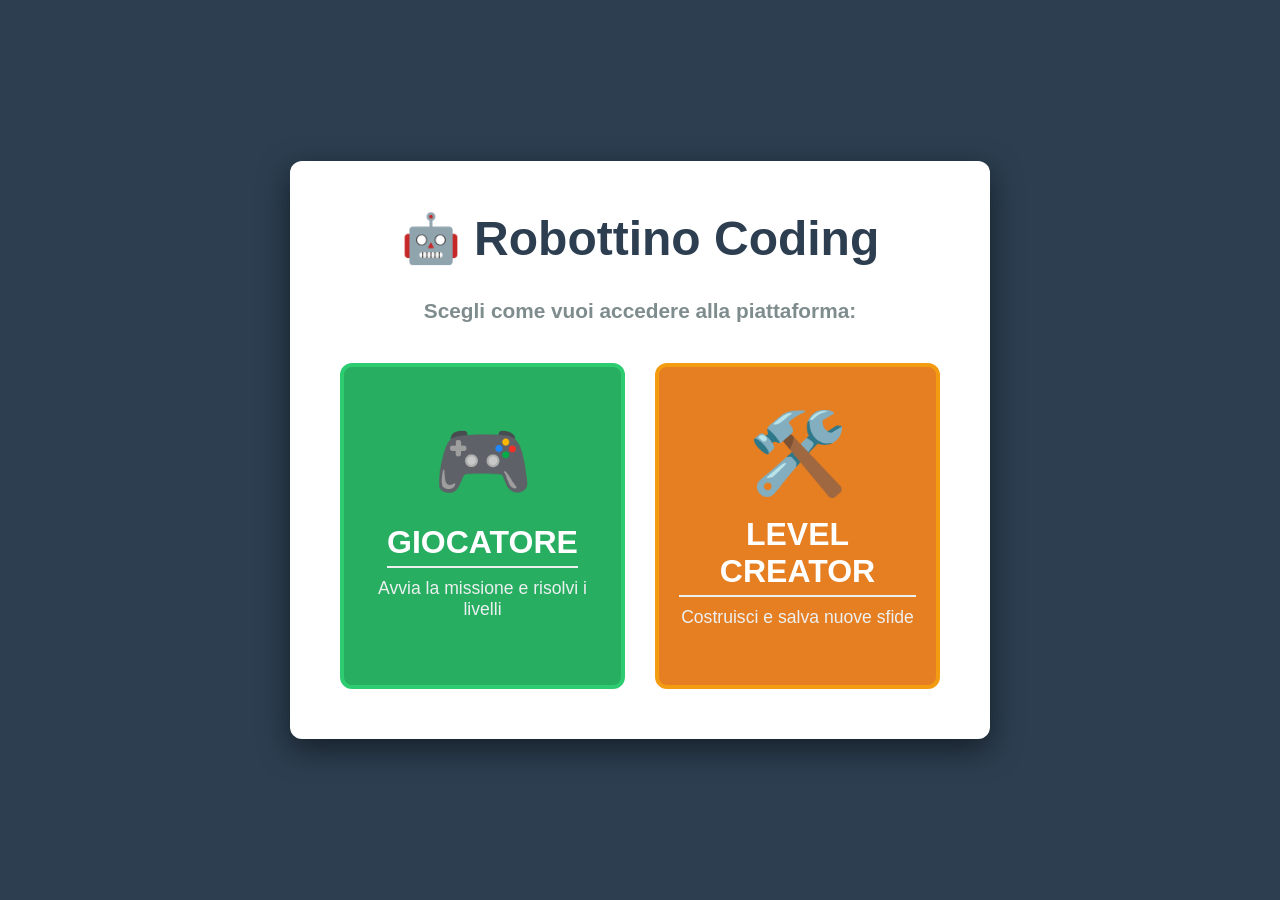
<file: index.html>
<!DOCTYPE html>
<html lang="it">
<head>
    <meta charset="UTF-8">
    <meta name="viewport" content="width=device-width, initial-scale=1.0">
    <title>Hub Robottino</title>
    <link rel="stylesheet" href="style.css">
</head>
<body style="display: flex; justify-content: center; align-items: center; min-height: 100vh; margin: 0; background-color: #2c3e50;">

    <div style="background: white; padding: 50px; border-radius: 12px; box-shadow: 0 10px 30px rgba(0,0,0,0.5); text-align: center; max-width: 700px; width: 90%;">
        <h1 style="color: #2c3e50; margin-top: 0; font-size: 3rem;">🤖 Robottino Coding</h1>
        <p style="color: #7f8c8d; font-size: 1.3rem; margin-bottom: 40px; font-weight: bold;">Scegli come vuoi accedere alla piattaforma:</p>
        
        <div style="display: flex; gap: 30px; justify-content: center; flex-wrap: wrap;">
            
            <a href="gioco.html" style="text-decoration: none; flex: 1; min-width: 250px;">
                <div class="hub-card player-card">
                    <div style="font-size: 5rem; margin-bottom: 15px;">🎮</div>
                    <h2 style="margin: 0; color: white; font-size: 2rem;">GIOCATORE</h2>
                    <p style="color: #ecf0f1; margin-top: 10px; font-size: 1.1rem;">Avvia la missione e risolvi i livelli</p>
                </div>
            </a>
            
            <a href="editor.html" style="text-decoration: none; flex: 1; min-width: 250px;">
                <div class="hub-card creator-card">
                    <div style="font-size: 5rem; margin-bottom: 15px;">🛠️</div>
                    <h2 style="margin: 0; color: white; font-size: 2rem;">LEVEL CREATOR</h2>
                    <p style="color: #ecf0f1; margin-top: 10px; font-size: 1.1rem;">Costruisci e salva nuove sfide</p>
                </div>
            </a>

        </div>
    </div>

</body>
</html>
</file>
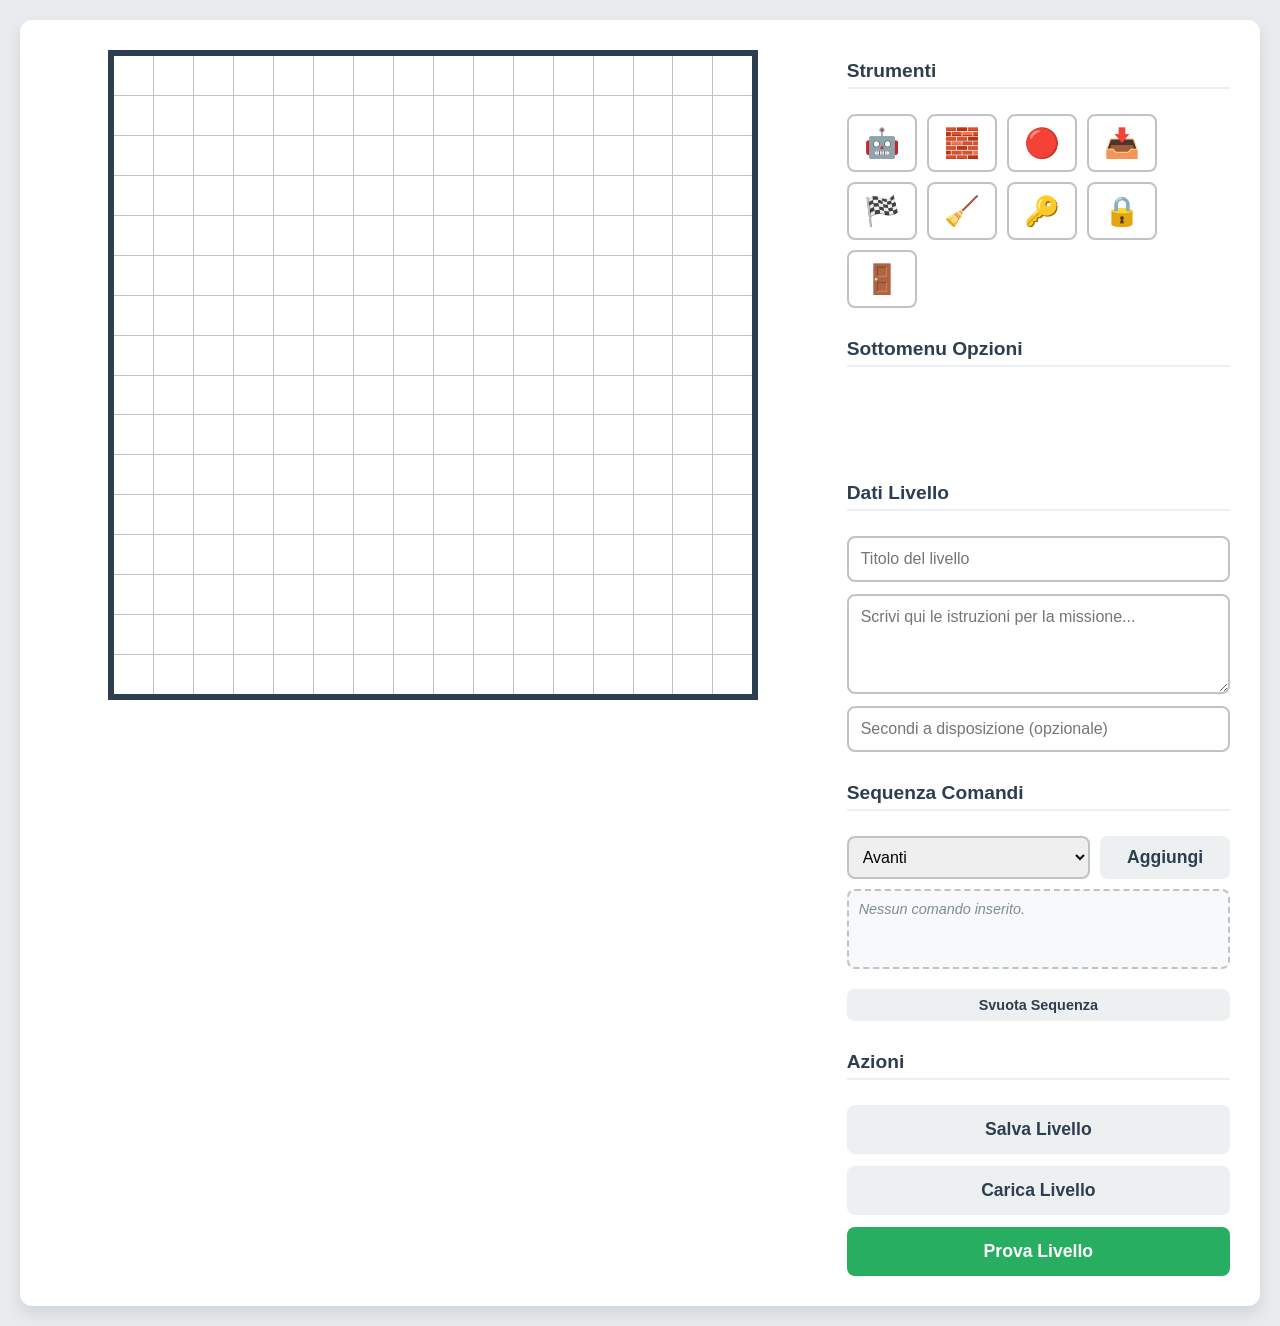
<file: editor.html>
<!DOCTYPE html>
<html lang="it">
<head>
    <meta charset="UTF-8">
    <meta name="viewport" content="width=device-width, initial-scale=1.0">
    <title>Editor Livelli - Robottino</title>
    <link rel="stylesheet" href="style.css">
</head>
<body>
    
    <main id="editor-main">
        <section id="grid-section">
            <div id="grid-container"></div>
        </section>

        <aside id="control-panel">
            <h2>Strumenti</h2>
            <div id="tools">
                <button class="tool-btn" data-tool="robot" title="Robottino">🤖</button>
                <button class="tool-btn" data-tool="wall" title="Muro">🧱</button>
                <button class="tool-btn" data-tool="ball" title="Pallina">🔴</button>
                <button class="tool-btn" data-tool="deposit" title="Deposito">📥</button>
                <button class="tool-btn" data-tool="flag" title="Bandierina">🏁</button>
                <button class="tool-btn" data-tool="eraser" title="Gomma">🧹</button>
		<button class="tool-btn" data-tool="key" title="Chiave">🔑</button>
		<button class="tool-btn" data-tool="lock" title="Serratura">🔒</button>
		<button class="tool-btn" data-tool="gate" title="Cancello">🚪</button>
            </div>

            <h2>Sottomenu Opzioni</h2>
            <div id="submenu" class="hidden">
                <p class="placeholder-text">Seleziona uno strumento</p>
            </div>

            <h2>Dati Livello</h2>
            <div id="level-info">
                <input type="text" id="level-title" placeholder="Titolo del livello">
                <textarea id="level-instructions" placeholder="Scrivi qui le istruzioni per la missione..."></textarea>
                <input type="number" id="level-timer" placeholder="Secondi a disposizione (opzionale)" min="0">
            </div>
<h2>Sequenza Comandi</h2>
            <div id="command-builder">
                <div class="command-controls">
                    <select id="command-selector">
                        <option value="avanti">Avanti</option>
                        <option value="indietro">Indietro</option>
                        <option value="sinistra">Ruota a Sinistra</option>
                        <option value="raccogli">Raccogli</option>
                        <option value="lascia">Lascia</option>
                        <option value="ripeti">Ripeti X volte</option>
                        <option value="fine_ripeti">Fine Ripetizione</option>
                    </select>
                    <button id="btn-add-command">Aggiungi</button>
                </div>
                <div id="sequence-list">
                    <p class="placeholder-text">Nessun comando inserito.</p>
                </div>
                <button id="btn-clear-sequence" style="margin-top: 10px; font-size: 0.9rem; padding: 8px;">Svuota Sequenza</button>
            </div>

            <h2>Azioni</h2>
            <div id="actions">
                <button id="btn-save">Salva Livello</button>
                <button id="btn-load">Carica Livello</button>
                <button id="btn-test" class="btn-primary">Prova Livello</button>
            </div>
        </aside>
    </main>

    <div id="test-overlay" class="hidden">
        <div id="game-container">
            
            <div id="mission-header" style="width: 100%; text-align: center; margin-bottom: 15px;">
                <h2 id="display-mission-title" style="margin: 0; color: #2c3e50; font-size: 1.5rem;"></h2>
                <p id="display-mission-text" style="font-size: 1.1rem; background: #e8f8f5; padding: 10px 20px; border-radius: 8px; border: 2px solid #1abc9c; display: inline-block; max-width: 80%; margin: 10px 0; font-weight: bold;"></p>
                <div id="display-timer" style="font-size: 1.2rem; font-weight: bold; color: #e74c3c;"></div>
            </div>
            
            <div id="game-layout" style="display: flex; gap: 30px; width: 100%; align-items: flex-start;">
                
                <div id="game-board-area" style="flex: 1.5; display: flex; justify-content: center;">
                    <div id="game-board-container">
                        <div id="game-grid" class="game-grid"></div>
                    </div>
                </div>
                
                <div id="game-ui-area" style="flex: 1; display: flex; flex-direction: column; gap: 20px;">
		<div style="background: #fdf2e9; padding: 15px; border-radius: 8px; border: 2px solid #e67e22; flex-shrink: 0; margin-bottom: 15px;">
    <h3 style="margin: 0 0 10px 0; font-size: 1.1rem; color: #d35400;">Inventario</h3>
    <div id="student-inventory" style="display: flex; justify-content: center; align-items: center; height: 60px; background: #fff; border: 2px dashed #f39c12; border-radius: 8px; font-size: 2.5rem;">
    </div>
</div>
                    
                    <div style="background: #ecf0f1; padding: 15px; border-radius: 8px;">
                        <h3 style="margin-top: 0; font-size: 1.1rem;">Comandi</h3>
                        <div id="student-palette" style="display: flex; flex-wrap: wrap; gap: 8px;">
                            <button class="student-cmd-btn" data-cmd="avanti">Avanti</button>
                            <button class="student-cmd-btn" data-cmd="indietro">Indietro</button>
                            <button class="student-cmd-btn" data-cmd="sinistra">Ruota a Sinistra</button>
                            <button class="student-cmd-btn" data-cmd="raccogli">Raccogli</button>
                            <button class="student-cmd-btn" data-cmd="lascia">Lascia</button>
                            <button class="student-cmd-btn btn-loop" data-cmd="ripeti">Ripeti</button>
                        </div>
                    </div>

                    <div style="display: flex; flex-direction: column; flex: 1;">
                        <div style="display: flex; justify-content: space-between; align-items: center; margin-bottom: 5px;">
    <h3 style="margin: 0; font-size: 1.1rem;">Il Tuo Codice</h3>
    <button id="btn-clear-student-code" style="padding: 5px 10px; font-size: 0.9rem; background: #fadbd8; color: #c0392b; border: 1px solid #e74c3c; border-radius: 4px; cursor: pointer; font-weight: bold;">🗑️ Svuota Tutto</button>
</div>
                        <div id="student-sequence-area" style="background: #fff; border: 2px solid #bdc3c7; border-radius: 8px; padding: 15px; display: flex; flex-direction: column; gap: 4px; min-height: 250px;">
                            <p class="placeholder-text" id="student-placeholder">Clicca sui comandi per iniziare a scrivere.</p>
                        </div>
                    </div>

                    <div style="display: flex; gap: 10px;">
                        <button id="btn-play" class="btn-primary" style="flex: 1;">▶️ Avvia</button>
                        <button id="btn-stop" style="flex: 1; background: #e74c3c; color: white;">⏹️ Ferma</button>
                        <button id="btn-reset" style="flex: 1; background: #f39c12; color: white;">🔄 Ripristina</button>
                    </div>

                </div>
            </div>
            
            <button id="btn-close-test" style="margin-top: 20px;">Chiudi e Torna all'Editor</button>
        </div>
    </div>

    <script src="script.js"></script>
</body>
</html>
</file>
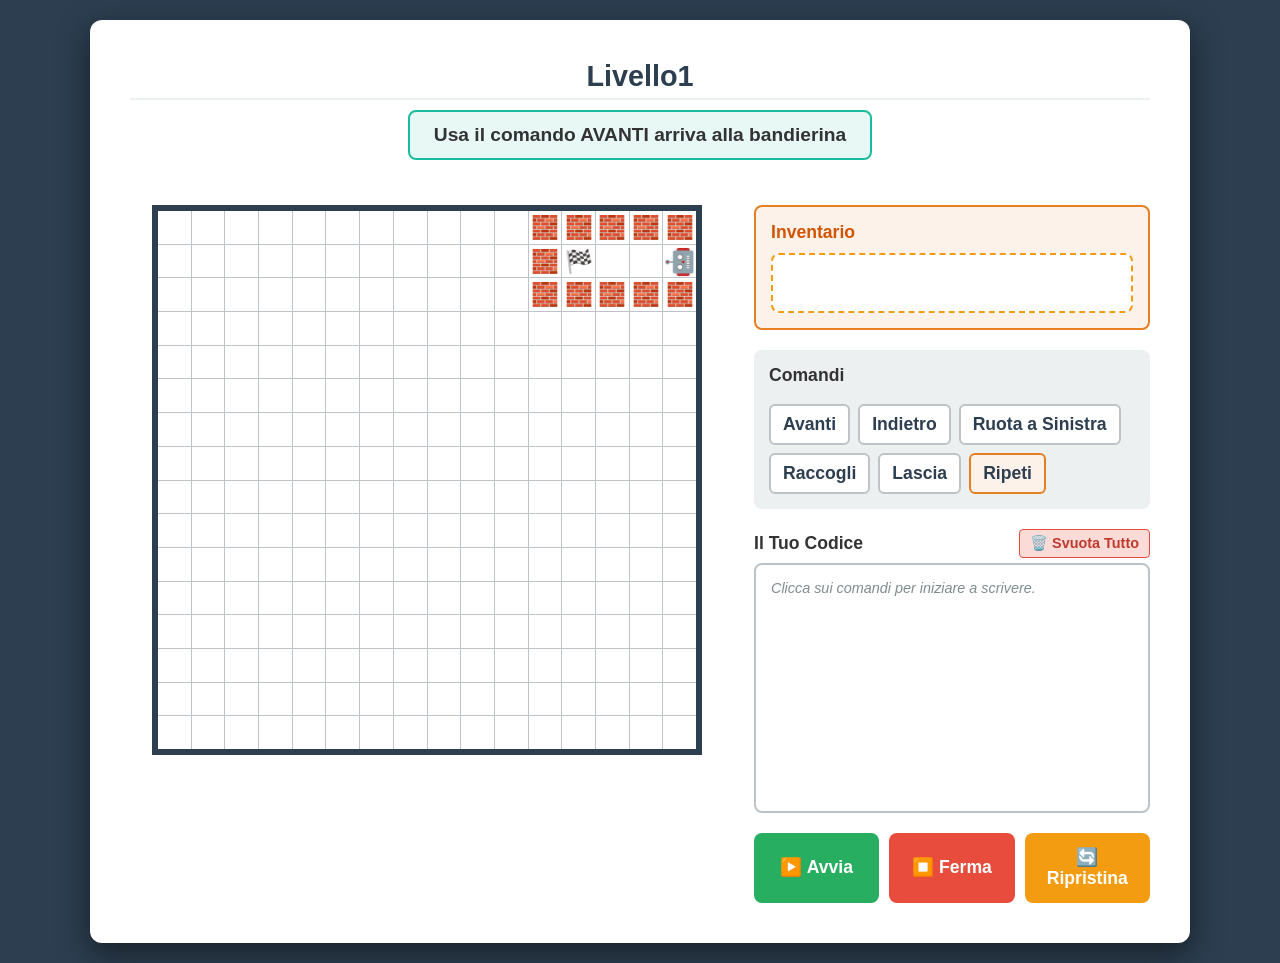
<file: gioco.html>
<!DOCTYPE html>
<html lang="it">
<head>
    <meta charset="UTF-8">
    <meta name="viewport" content="width=device-width, initial-scale=1.0">
    <title>Sfida Robottino</title>
    <link rel="stylesheet" href="style.css">
</head>
<body style="display: flex; justify-content: center; align-items: center; min-height: 100vh; margin: 0; background-color: #2c3e50;">

    <div id="game-container">
        
        <div id="mission-header" style="width: 100%; text-align: center; margin-bottom: 15px;">
            <h2 id="display-mission-title" style="margin: 0; color: #2c3e50; font-size: 1.8rem;">Caricamento livello...</h2>
            <p id="display-mission-text" style="font-size: 1.2rem; background: #e8f8f5; padding: 12px 24px; border-radius: 8px; border: 2px solid #1abc9c; display: inline-block; max-width: 80%; margin: 10px 0; font-weight: bold;"></p>
            <div id="display-timer" style="font-size: 1.2rem; font-weight: bold; color: #e74c3c;"></div>
        </div>
        
        <div id="game-layout" style="display: flex; gap: 30px; width: 100%; align-items: flex-start;">
            
            <div id="game-board-area" style="flex: 1.5; display: flex; justify-content: center; position: relative;">
                <div id="game-board-container">
                    <div id="game-grid" class="game-grid"></div>
                </div>
                
                <div id="victory-modal" style="display: none; position: absolute; top: 0; left: 0; width: 100%; height: 100%; background: rgba(255, 255, 255, 0.95); z-index: 100; flex-direction: column; justify-content: center; align-items: center; border-radius: 8px; border: 4px solid #27ae60;">
                    <h2 style="font-size: 2.5rem; color: #27ae60; margin: 0 0 10px 0;">🎉 Bravissimo!</h2>
                    <p style="font-size: 1.2rem; color: #2c3e50; font-weight: bold; margin-bottom: 30px; text-align: center; padding: 0 20px;">Hai completato la missione con il codice perfetto.</p>
                    <button id="btn-next-level" class="btn-primary" style="font-size: 1.5rem; padding: 15px 30px; box-shadow: 0 6px 12px rgba(39, 174, 96, 0.4);">Prossimo Livello ➡️</button>
                </div>
            </div>
            
            <div id="game-ui-area" style="flex: 1; display: flex; flex-direction: column; gap: 20px;">
                
                <div style="background: #fdf2e9; padding: 15px; border-radius: 8px; border: 2px solid #e67e22; flex-shrink: 0;">
                    <h3 style="margin: 0 0 10px 0; font-size: 1.1rem; color: #d35400;">Inventario</h3>
                    <div id="student-inventory" style="display: flex; justify-content: center; align-items: center; height: 60px; background: #fff; border: 2px dashed #f39c12; border-radius: 8px; font-size: 2.5rem;"></div>
                </div>
                
                <div style="background: #ecf0f1; padding: 15px; border-radius: 8px;">
                    <h3 style="margin-top: 0; font-size: 1.1rem;">Comandi</h3>
                    <div id="student-palette" style="display: flex; flex-wrap: wrap; gap: 8px;">
                        <button class="student-cmd-btn" data-cmd="avanti">Avanti</button>
                        <button class="student-cmd-btn" data-cmd="indietro">Indietro</button>
                        <button class="student-cmd-btn" data-cmd="sinistra">Ruota a Sinistra</button>
                        <button class="student-cmd-btn" data-cmd="raccogli">Raccogli</button>
                        <button class="student-cmd-btn" data-cmd="lascia">Lascia</button>
                        <button class="student-cmd-btn btn-loop" data-cmd="ripeti">Ripeti</button>
                    </div>
                </div>

                <div style="display: flex; flex-direction: column; flex: 1;">
                    <div style="display: flex; justify-content: space-between; align-items: center; margin-bottom: 5px;">
                        <h3 style="margin: 0; font-size: 1.1rem;">Il Tuo Codice</h3>
                        <button id="btn-clear-student-code" style="padding: 5px 10px; font-size: 0.9rem; background: #fadbd8; color: #c0392b; border: 1px solid #e74c3c; border-radius: 4px; cursor: pointer; font-weight: bold;">🗑️ Svuota Tutto</button>
                    </div>
                    <div id="student-sequence-area" style="background: #fff; border: 2px solid #bdc3c7; border-radius: 8px; padding: 15px; display: flex; flex-direction: column; gap: 4px; min-height: 250px;">
                        <p class="placeholder-text" id="student-placeholder">Clicca sui comandi per iniziare a scrivere.</p>
                    </div>
                </div>

                <div style="display: flex; gap: 10px;">
                    <button id="btn-play" class="btn-primary" style="flex: 1;">▶️ Avvia</button>
                    <button id="btn-stop" style="flex: 1; background: #e74c3c; color: white;">⏹️ Ferma</button>
                    <button id="btn-reset" style="flex: 1; background: #f39c12; color: white;">🔄 Ripristina</button>
                </div>

            </div>
        </div>
    </div>

    <script src="gioco.js"></script>
</body>
</html>
</file>
<file: style.css>
* { box-sizing: border-box; font-family: 'Segoe UI', Tahoma, Geneva, Verdana, sans-serif; }
body { margin: 0; padding: 20px; background-color: #e9ecef; color: #333; }

#editor-main { display: flex; gap: 30px; max-width: 1300px; margin: 0 auto; background: white; padding: 30px; border-radius: 12px; box-shadow: 0 8px 16px rgba(0,0,0,0.1); }

#grid-section { flex: 2; display: flex; justify-content: center; align-items: flex-start; }
#grid-container { display: grid; grid-template-columns: repeat(16, 1fr); grid-template-rows: repeat(16, 1fr); gap: 1px; background-color: #bdc3c7; border: 6px solid #2c3e50; width: 100%; max-width: 650px; aspect-ratio: 1 / 1; }
.cell { background-color: #fff; cursor: pointer; display: flex; justify-content: center; align-items: center; font-size: 1.4rem; user-select: none; }
.cell:hover { background-color: #d6eaf8; }

#control-panel { flex: 1; display: flex; flex-direction: column; gap: 20px; }
h2 { font-size: 1.2rem; margin: 10px 0 5px 0; color: #2c3e50; border-bottom: 2px solid #ecf0f1; padding-bottom: 5px; }

#tools { display: flex; flex-wrap: wrap; gap: 10px; }
.tool-btn { font-size: 1.8rem; padding: 10px 15px; cursor: pointer; border: 2px solid #bdc3c7; border-radius: 8px; background: #fff; transition: all 0.2s ease; }
.tool-btn.active { border-color: #e74c3c; background: #fadbd8; transform: translateY(-2px); box-shadow: 0 4px 8px rgba(231, 76, 60, 0.2); }

#submenu { display: flex; flex-wrap: wrap; gap: 10px; min-height: 60px; padding: 10px; background: #f8f9fa; border-radius: 8px; border: 2px dashed #bdc3c7; align-items: center; }
#submenu.hidden { visibility: hidden; }
.sub-btn { font-size: 1.5rem; cursor: pointer; border: 1px solid #ccc; background: white; border-radius: 4px; padding: 5px 10px; transition: transform 0.2s; }
.sub-btn:hover { transform: scale(1.1); }
.placeholder-text { margin: 0; color: #7f8c8d; font-size: 0.9rem; font-style: italic; }

#level-info { display: flex; flex-direction: column; gap: 12px; }
input, textarea { width: 100%; padding: 12px; border: 2px solid #bdc3c7; border-radius: 8px; font-size: 1rem; transition: border-color 0.2s; }
input:focus, textarea:focus { outline: none; border-color: #3498db; }
textarea { resize: vertical; min-height: 100px; }

#actions { display: flex; flex-direction: column; gap: 12px; margin-top: auto; }
button { padding: 14px; border: none; border-radius: 8px; font-size: 1.1rem; font-weight: bold; cursor: pointer; transition: all 0.2s; background: #ecf0f1; color: #2c3e50; }
button:hover { background: #d5dbdb; }
.btn-primary { background: #27ae60; color: white; }
.btn-primary:hover { background: #2ecc71; transform: translateY(-2px); box-shadow: 0 4px 8px rgba(39, 174, 96, 0.3); }

#test-overlay { 
    position: fixed; 
    top: 0; 
    left: 0; 
    width: 100vw; 
    height: 100vh; 
    background: rgba(44, 62, 80, 0.9); 
    display: flex; 
    justify-content: center; 
    align-items: flex-start; /* Permette di partire dall'alto scorrendo verso il basso */
    overflow-y: auto; /* Attiva la barra di scorrimento */
    padding: 40px 0; /* Lascia spazio sopra e sotto */
    z-index: 1000; 
}
#test-overlay.hidden { display: none; }
#game-container { 
    background: white; 
    padding: 40px; 
    border-radius: 12px; 
    width: 90%; 
    max-width: 1100px; 
    /* L'altezza fissa è stata rimossa per far adattare il blocco al contenuto */
    display: flex; 
    flex-direction: column; 
    align-items: center; 
    gap: 20px; 
    box-shadow: 0 10px 30px rgba(0,0,0,0.5); 
}#btn-close-test { background: #e74c3c; color: white; margin-top: auto; }
#btn-close-test:hover { background: #c0392b; }

#command-builder { display: flex; flex-direction: column; gap: 10px; }
.command-controls { display: flex; gap: 10px; }
#command-selector { flex: 2; padding: 10px; border-radius: 8px; border: 2px solid #bdc3c7; font-size: 1rem; }
#btn-add-command { flex: 1; padding: 10px; }
#sequence-list { background: #f8f9fa; border: 2px dashed #bdc3c7; border-radius: 8px; padding: 10px; min-height: 80px; display: flex; flex-direction: column; gap: 5px; }
.sequence-item { background: #3498db; color: white; padding: 8px 12px; border-radius: 6px; font-weight: bold; font-size: 0.9rem; display: flex; justify-content: space-between; align-items: center; }
.sequence-item.loop { background: #e67e22; }
.sequence-item.end-loop { background: #95a5a6; margin-bottom: 10px; }

#game-board-container {
    position: relative;
    width: 100%;
    max-width: 550px; /* Ripristinata la bella grandezza dell'editor originale */
    aspect-ratio: 1 / 1;
    margin: 0 auto;
    background-color: #bdc3c7;
    border: 6px solid #2c3e50;
}
.game-grid { display: grid; grid-template-columns: repeat(16, 1fr); grid-template-rows: repeat(16, 1fr); gap: 1px; width: 100%; height: 100%; }
.game-cell { background-color: #fff; display: flex; justify-content: center; align-items: center; font-size: 1.4rem; }

.moving-robot { position: absolute; display: flex; justify-content: center; align-items: center; font-size: 1.6rem; transition: transform 0.5s ease, top 0.5s ease, left 0.5s ease; z-index: 10; }

.student-cmd-btn { padding: 8px 12px; border: 2px solid #bdc3c7; border-radius: 6px; background: white; cursor: pointer; font-weight: bold; transition: all 0.2s; }
.student-cmd-btn:hover { border-color: #3498db; background: #ebf5fb; }
.student-cmd-btn.btn-loop { border-color: #e67e22; background: #fdf2e9; }
.student-cmd-btn.btn-loop:hover { background: #fdebd0; }

.student-line { background: #3498db; color: white; padding: 10px 15px; border-radius: 6px; font-weight: bold; cursor: pointer; user-select: none; }
.student-line:hover { background: #2980b9; }

.loop-container { border: 3px dashed #e67e22; border-radius: 8px; padding: 10px; margin: 5px 0; background: #fffaf0; display: flex; flex-direction: column; gap: 4px; }
.loop-header { font-weight: bold; color: #d35400; margin-bottom: 5px; display: flex; justify-content: space-between; align-items: center; }
.loop-body { padding-left: 20px; display: flex; flex-direction: column; gap: 4px; min-height: 30px; border-left: 3px solid #f39c12; }

.loop-controls { display: flex; gap: 5px; }
.btn-loop-math { background: #e67e22; color: white; border: none; border-radius: 4px; width: 24px; height: 24px; font-weight: bold; cursor: pointer; display: flex; justify-content: center; align-items: center; }
.btn-loop-math:hover { background: #d35400; }

.student-line.executing {
    border: 3px solid #e74c3c !important;
    box-shadow: 0 0 12px rgba(231, 76, 60, 0.8);
    transform: scale(1.02);
}

/* Stili per la pagina iniziale (Hub) */
.hub-card { 
    padding: 40px 20px; 
    border-radius: 12px; 
    transition: transform 0.3s ease, box-shadow 0.3s ease; 
    height: 100%; 
    display: flex; 
    flex-direction: column; 
    justify-content: center; 
    align-items: center; 
}
.hub-card:hover { 
    transform: translateY(-8px); 
    box-shadow: 0 12px 20px rgba(0,0,0,0.3); 
}
.player-card { 
    background: #27ae60; 
    border: 4px solid #2ecc71; 
}
.creator-card { 
    background: #e67e22; 
    border: 4px solid #f39c12; 
}
</file>
